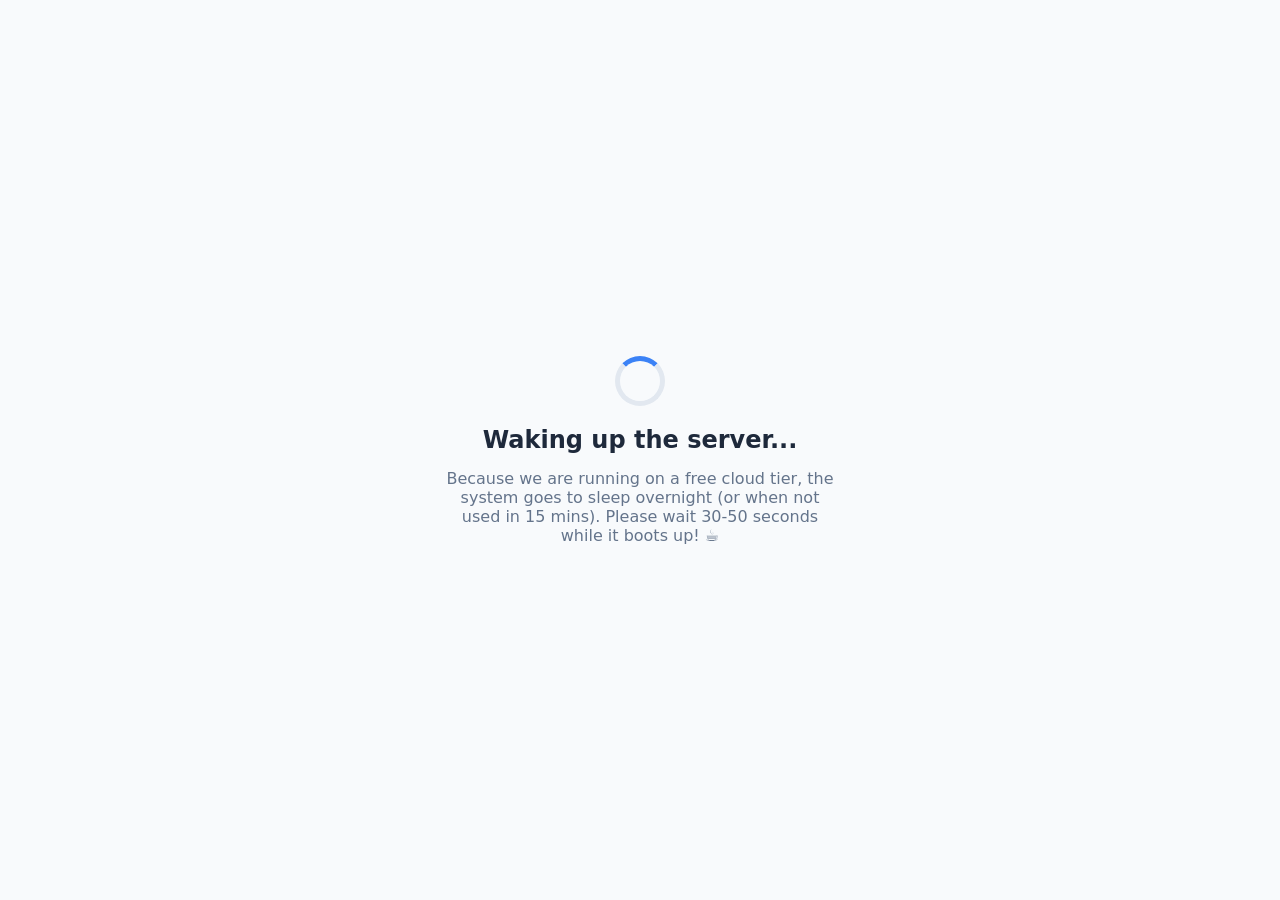
<file: frontend/index.html>
<!DOCTYPE html>
<html lang="en">
<head>
    <meta charset="UTF-8">
    <meta name="viewport" content="width=device-width, initial-scale=1.0, maximum-scale=1.0, user-scalable=no">
    <title>Shop Floor</title>
    <link rel="stylesheet" href="style.css">
    <style>
        h2 { margin-top: 30px; margin-bottom: 15px; color: var(--text-main); }
        .machine-grid { display: grid; grid-template-columns: 1fr 1fr 1fr; gap: 15px; }
        .machine-slot { background: var(--surface); border: 2px dashed var(--border); border-radius: 8px; padding: 15px; text-align: center; min-height: 120px; }
        .machine-title { font-weight: bold; font-size: 1rem; color: var(--text-muted); margin-bottom: 10px; }
        .occupied { border: 2px solid var(--primary); background: #EEF2FF; }
        .basket-sticker { background: white; border: 1px solid var(--primary); padding: 10px; border-radius: 6px; font-size: 0.85rem; box-shadow: 0 2px 4px rgba(0,0,0,0.1); margin-top: 10px; text-align: left; }
        .status-badge { padding: 4px 12px; border-radius: 20px; font-weight: 700; font-size: 0.75rem; display: inline-block; }
        .floor-card-layout { display: flex; justify-content: space-between; align-items: center; gap: 10px; }
        .action-group { display: flex; flex-wrap: wrap; gap: 8px; }

        .modal-overlay { position: fixed; top: 0; left: 0; width: 100%; height: 100%; background: rgba(0,0,0,0.5); display: none; justify-content: center; align-items: center; z-index: 2000; }
        .modal-box { background: white; padding: 25px; border-radius: 12px; width: 90%; max-width: 400px; box-shadow: 0 10px 25px rgba(0,0,0,0.2); }
        .checklist-row { display: flex; justify-content: space-between; padding: 12px 0; border-bottom: 1px solid var(--border); font-size: 1rem; align-items: center; }

        @media (max-width: 768px) {
            .machine-grid { grid-template-columns: 1fr; }
            .floor-card-layout { flex-direction: column; align-items: flex-start; }
            .action-group { margin-top: 10px; }
            .grid-2-col { display: flex; flex-direction: column; }
            .grid-2-col > div:last-child { order: -1; margin-bottom: 20px; } 
        }
    </style>
</head>
<body>
    <div id="startupOverlay" style="position: fixed; top: 0; left: 0; width: 100%; height: 100%; background: #F8FAFC; z-index: 9999; display: flex; flex-direction: column; justify-content: center; align-items: center; text-align: center; transition: opacity 0.5s ease;">
        <div style="width: 50px; height: 50px; border: 5px solid #E2E8F0; border-top-color: #3B82F6; border-radius: 50%; animation: spin 1s linear infinite;"></div>
        <h2 style="color: #1E293B; margin-top: 20px;">Waking up the server...</h2>
        <p style="color: #64748B; max-width: 400px;">Because we are running on a free cloud tier, the system goes to sleep overnight (or when not used in 15 mins). Please wait 30-50 seconds while it boots up! ☕</p>
    </div>
    <style>@keyframes spin { 100% { transform: rotate(360deg); } }</style>

    <nav class="navbar">
        <a href="index.html" class="nav-item active">🧺 Shop Floor</a>
        <a href="order.html" class="nav-item">➕ Drop-off</a>
        <a href="customer.html" class="nav-item">👤 Customers</a>
        <a href="owner.html" class="nav-item">🔒 Owner</a>
    </nav>

    <div class="container">
        <h1 class="page-title">Live Shop Floor</h1>

        <h2>Washing Machines</h2>
        <div class="machine-grid">
            <div id="washer-1" class="machine-slot"></div>
            <div id="washer-2" class="machine-slot"></div>
            <div id="washer-3" class="machine-slot"></div>
        </div>

        <h2>Dryers</h2>
        <div class="machine-grid">
            <div id="dryer-1" class="machine-slot"></div>
            <div id="dryer-2" class="machine-slot"></div>
            <div id="dryer-3" class="machine-slot"></div>
        </div>

        <div class="grid-2-col" style="margin-top: 30px;">
            <div>
                <h2 style="margin-top: 0; color: #3730A3;">🧺 Ready to Wash</h2>
                <div id="zone-dirty" style="display: flex; flex-direction: column; gap: 15px;"></div>
            </div>
            <div>
                <h2 style="margin-top: 0; color: #6B21A8;">👕 Folding Station</h2>
                <div id="zone-clean" style="display: flex; flex-direction: column; gap: 15px;"></div>
            </div>
        </div>
    </div>

    <div id="verifyModal" class="modal-overlay">
        <div class="modal-box">
            <h2 style="margin-top: 0; color: var(--primary);">QA Verification</h2>
            <p style="color: var(--text-muted); margin-bottom: 15px; font-size: 0.9rem;">Update counts as you fold. Order #<span id="modalOrderId"></span></p>
            
            <div id="modalChecklist" style="background: #F8FAFC; padding: 10px 15px; border-radius: 8px; border: 1px solid var(--border); margin-bottom: 20px;"></div>

            <div style="display: flex; gap: 10px;">
                <button class="btn" style="flex: 1; background: #64748B;" onclick="closeModal()">Close</button>
                <button id="modalConfirmBtn" class="btn" style="flex: 2; background: #10B981;" onclick="confirmBagging()">✅ Items Match (Bag It)</button>
            </div>
        </div>
    </div>

    <script>
        const API_URL = "https://laundry-ops-api.onrender.com";
        
        const CATEGORY_NAMES = {
            1: "Shirts / Tops", 2: "Pants / Bottoms", 3: "Undergarments",
            4: "Towels / Beddings", 5: "Others", 6: "Comforters"
        };

        let globalOrderCache = {};
        let activeLoadToBag = null;
        let activeOrderToBag = null;

        async function loadShopFloor() {
            // One request replaces the old N+2 pattern (1 customers + 1 orders + N tickets)
            const res = await fetch(`${API_URL}/shop-floor`);
            const data = await res.json();

            let dirtyZoneHTML = "";
            let cleanZoneHTML = "";
            let machines = { washer: {1: "", 2: "", 3: ""}, dryer: {1: "", 2: "", 3: ""} };

            data.orders.forEach((ticketData) => {
                const order = ticketData;
                globalOrderCache[order.order_id] = ticketData.items || [];

                const customerDetails = `${order.customer_name} <br> <span style="color:var(--text-muted); font-size:0.8rem;">📞 ${order.customer_number}</span>`;

                const dateObj = new Date(order.created_at + 'Z'); 
                const timeString = dateObj.toLocaleTimeString([], {hour: '2-digit', minute:'2-digit'});
                const dateString = dateObj.toLocaleDateString();
                const niceDate = `🕒 ${dateString} - ${timeString}`;
                
                const paymentHeaderBadge = ticketData.payment_status === 'PAID' 
                    ? `<span style="background: #D1FAE5; color: #065F46; padding: 2px 8px; border-radius: 12px; font-size: 0.75rem; font-weight: bold; white-space: nowrap;">✅ PAID</span>`
                    : `<span style="background: #FEE2E2; color: #991B1B; padding: 2px 8px; border-radius: 12px; font-size: 0.75rem; font-weight: bold; white-space: nowrap;">❌ UNPAID ₱${ticketData.total_price}</span>`;

                ticketData.baskets.forEach((basket, bIndex) => {
                    const loadNo = bIndex + 1;
                    const totalLoads = ticketData.baskets.length;
                    const loadText = `Load ${loadNo} of ${totalLoads}`;

                    // BULLETPROOF ALIGNMENT: Forces the Order ID and Pill to sit on the same line
                    const titleHeaderRow = `
                        <div style="display: flex; align-items: center; gap: 8px; margin-bottom: 6px; flex-wrap: wrap;">
                            <div style="font-size: 1.05rem; font-weight: bold; white-space: nowrap;">
                                Order #${order.order_id} <span style="font-weight:normal; color:var(--primary);">(${loadText})</span>
                            </div>
                            ${paymentHeaderBadge}
                        </div>
                    `;
                    
                    let stickerAction = "";
                    if (basket.status === 'WASHING') {
                        stickerAction = `
                            <div style="margin-top: 10px; font-size: 0.8rem; font-weight: bold; color: var(--text-muted); margin-bottom: 5px;">To Dryer:</div>
                            <div class="action-group" style="justify-content: flex-start;">
                                <button class="action-btn" onclick="moveBasket(this, ${basket.load_id}, 'DRYING', 1)">Dryer 1</button>
                                <button class="action-btn" onclick="moveBasket(this, ${basket.load_id}, 'DRYING', 2)">Dryer 2</button>
                                <button class="action-btn" onclick="moveBasket(this, ${basket.load_id}, 'DRYING', 3)">Dryer 3</button>
                            </div>
                        `;
                    } else if (basket.status === 'DRYING') {
                        stickerAction = `<div style="margin-top: 10px;"><button class="action-btn" onclick="moveBasket(this, ${basket.load_id}, 'FOLDING', null)">To Folding Station</button></div>`;
                    }

                    const stickerHTML = `
                        <div class="basket-sticker">
                            ${titleHeaderRow}
                            <div style="margin-top: 5px; margin-bottom: 5px;">${customerDetails}</div>
                            ${stickerAction}
                        </div>
                    `;

                    if (basket.status === 'WASHING' && basket.machine_no) {
                        machines.washer[basket.machine_no] = stickerHTML;
                    } 
                    else if (basket.status === 'DRYING' && basket.machine_no) {
                        machines.dryer[basket.machine_no] = stickerHTML;
                    }
                    else if (basket.status !== 'COMPLETED') { 
                        let floorActions = "";
                        let statusBadge = "";

                        if (basket.status === 'RECEIVED') {
                            statusBadge = `<span class="status-badge" style="background: #E0E7FF; color: #3730A3;">Wait: Wash</span>`;
                            floorActions = `
                                <div style="text-align: right;">
                                    <div style="font-size:0.8rem; font-weight:bold; color:var(--text-muted); margin-bottom: 5px;">Wash in:</div>
                                    <div class="action-group">
                                        <button class="action-btn" onclick="moveBasket(this, ${basket.load_id}, 'WASHING', 1)">W1</button>
                                        <button class="action-btn" onclick="moveBasket(this, ${basket.load_id}, 'WASHING', 2)">W2</button>
                                        <button class="action-btn" onclick="moveBasket(this, ${basket.load_id}, 'WASHING', 3)">W3</button>
                                    </div>
                                </div>
                            `;
                            
                            dirtyZoneHTML += `
                                <div class="card floor-card-layout" style="margin-bottom: 0;">
                                    <div>
                                        ${titleHeaderRow}
                                        <div style="margin-top: 4px; margin-bottom: 4px;">${statusBadge}</div>
                                        <div style="font-size: 0.8rem; color: #64748B; margin-bottom: 8px;">${niceDate}</div>
                                        <div>${customerDetails}</div>
                                    </div>
                                    ${floorActions}
                                </div>
                            `;
                        } else if (basket.status === 'FOLDING' || basket.status === 'BAGGED') {
                            if (basket.status === 'FOLDING') {
                                statusBadge = `<span class="status-badge" style="background: #F3E8FF; color: #6B21A8;">Folding</span>`;
                                floorActions = `<button class="action-btn" style="background: #8B5CF6; color: white;" onclick="openVerifyModal(${basket.load_id}, ${order.order_id})">🔍 QA & Bag</button>`;
                            } else {
                                statusBadge = `<span class="status-badge" style="background: #D1FAE5; color: #065F46;">Bagged (Ready)</span>`;
                                if (ticketData.payment_status === 'UNPAID') {
                                    floorActions = `<button class="action-btn" style="background: #EF4444; color: white; border-color: #EF4444;" onclick="batchFinishOrder(this, ${order.order_id}, false, ${ticketData.total_price})">💵 Collect ₱${ticketData.total_price}</button>`;
                                } else {
                                    floorActions = `<button class="action-btn" style="background: #10B981; color: white; border-color: #10B981;" onclick="batchFinishOrder(this, ${order.order_id}, true, 0)">✅ Release to Customer</button>`;
                                }
                            }
                            
                            cleanZoneHTML += `
                                <div class="card floor-card-layout" style="margin-bottom: 0;">
                                    <div>
                                        ${titleHeaderRow}
                                        <div style="margin-top: 4px; margin-bottom: 4px;">${statusBadge}</div>
                                        <div style="font-size: 0.8rem; color: #64748B; margin-bottom: 8px;">${niceDate}</div>
                                        <div>${customerDetails}</div>
                                    </div>
                                    ${floorActions}
                                </div>
                            `;
                        }
                    }
                });
            });

            for(let i=1; i<=3; i++) {
                let wSlot = document.getElementById(`washer-${i}`);
                if(machines.washer[i]) {
                    wSlot.className = "machine-slot occupied";
                    wSlot.innerHTML = `<div class="machine-title" style="color: var(--primary);">Washer ${i}</div>` + machines.washer[i];
                } else {
                    wSlot.className = "machine-slot";
                    wSlot.innerHTML = `<div class="machine-title">Washer ${i}</div><span style="color:#aaa">Empty</span>`;
                }

                let dSlot = document.getElementById(`dryer-${i}`);
                if(machines.dryer[i]) {
                    dSlot.className = "machine-slot occupied";
                    dSlot.innerHTML = `<div class="machine-title" style="color: var(--primary);">Dryer ${i}</div>` + machines.dryer[i];
                } else {
                    dSlot.className = "machine-slot";
                    dSlot.innerHTML = `<div class="machine-title">Dryer ${i}</div><span style="color:#aaa">Empty</span>`;
                }
            }

            document.getElementById("zone-dirty").innerHTML = dirtyZoneHTML;
            document.getElementById("zone-clean").innerHTML = cleanZoneHTML;
        }

        function openVerifyModal(loadId, orderId) {
            activeLoadToBag = loadId; 
            activeOrderToBag = orderId; 
            document.getElementById("modalOrderId").textContent = orderId;
            
            const items = globalOrderCache[orderId] || [];
            const checklistDiv = document.getElementById("modalChecklist");
            const buttonContainer = document.getElementById("modalChecklist").nextElementSibling;
            
            checklistDiv.innerHTML = "";

            if (items.length === 0) {
                checklistDiv.innerHTML = "<div style='color: var(--text-muted); text-align: center;'>No specific items tracked.</div>";
                buttonContainer.innerHTML = `
                    <button class="btn" style="flex: 1; background: #64748B;" onclick="closeModal()">Close</button>
                    <button id="modalConfirmBtn" class="btn" style="flex: 2; background: #10B981;" onclick="confirmBagging()">✅ Bag It</button>
                `;
            } else {
                items.forEach(item => {
                    const itemName = CATEGORY_NAMES[item.category_id] || "Unknown Item";
                    const targetCount = item.initial_count || item.count || 0; 
                    const currentCount = item.verified_count || 0;
                    
                    const isComplete = currentCount >= targetCount;
                    const textStyle = isComplete ? 'text-decoration: line-through; color: #10B981; font-weight: bold;' : '';

                    checklistDiv.innerHTML += `
                        <div class="checklist-row">
                            <span id="itemName_${item.category_id}" style="${textStyle}">${itemName}</span>
                            <div>
                                <input type="number" id="catInput_${item.category_id}" min="0" max="${targetCount}" 
                                       value="${currentCount}" 
                                       oninput="handleInstantInput(${orderId}, ${item.category_id}, this.value, ${targetCount})"
                                       style="width: 50px; text-align: center; padding: 5px; border: 1px solid var(--border); border-radius: 4px; font-weight: bold;">
                                <span style="color: var(--text-muted); font-weight: bold;"> / ${targetCount}</span>
                            </div>
                        </div>
                    `;
                });
                
                buttonContainer.innerHTML = `
                    <button class="btn" style="flex: 1; background: #64748B;" onclick="closeModal()">Close</button>
                    <button id="modalConfirmBtn" class="btn" style="flex: 2; background: #10B981;" onclick="confirmBagging()">✅ Items Match (Bag It)</button>
                `;
                
                evaluateQALock(orderId); 
            }

            document.getElementById("verifyModal").style.display = "flex";
        }

        function handleInstantInput(orderId, categoryId, newCount, targetCount) {
            const val = parseInt(newCount) || 0;

            fetch(`${API_URL}/orders/${orderId}/items/${categoryId}`, {
                method: "PATCH", headers: { "Content-Type": "application/json" },
                body: JSON.stringify({ verified_count: val })
            });

            const orderItems = globalOrderCache[orderId];
            const item = orderItems.find(i => i.category_id === categoryId);
            if (item) item.verified_count = val;

            const textSpan = document.getElementById(`itemName_${categoryId}`);
            if (val >= targetCount) {
                textSpan.style.textDecoration = "line-through";
                textSpan.style.color = "#10B981";
                textSpan.style.fontWeight = "bold";
            } else {
                textSpan.style.textDecoration = "none";
                textSpan.style.color = ""; 
                textSpan.style.fontWeight = "normal";
            }

            evaluateQALock(orderId);
        }

        function evaluateQALock(orderId) {
            const items = globalOrderCache[orderId] || [];
            const confirmBtn = document.getElementById("modalConfirmBtn");
            
            if (!confirmBtn) return; 

            let allVerified = true;
            items.forEach(item => {
                const target = item.initial_count || item.count || 0;
                const current = item.verified_count || 0;
                if (current < target) allVerified = false;
            });

            if (allVerified) {
                confirmBtn.disabled = false;
                confirmBtn.style.opacity = "1";
                confirmBtn.textContent = "✅ Items Match (Bag It)";
            } else {
                confirmBtn.disabled = true;
                confirmBtn.style.opacity = "0.5";
                confirmBtn.textContent = "🔒 Pending Verification";
            }
        }

        function closeModal() {
            document.getElementById("verifyModal").style.display = "none";
            activeLoadToBag = null;
        }

        async function confirmBagging() {
            if (!activeOrderToBag) return;
            const confirmBtn = document.getElementById("modalConfirmBtn");
            confirmBtn.textContent = "⏳ Bagging...";
            confirmBtn.disabled = true;
            confirmBtn.style.opacity = "0.6";

            try {
                await fetch(`${API_URL}/orders/${activeOrderToBag}/bag-all`, {
                    method: "PATCH", headers: { "Content-Type": "application/json" }
                });
                closeModal();
                loadShopFloor();
            } catch (error) {
                alert("Error bagging order.");
                confirmBtn.textContent = "✅ Items Match (Bag It)";
                confirmBtn.disabled = false;
                confirmBtn.style.opacity = "1";
            }
        }

        async function batchFinishOrder(btn, orderId, isPaid, price) {
            if (!isPaid) {
                const confirmed = confirm(`Collect ₱${price} from the customer to release this order?`);
                if (!confirmed) return;
            } else {
                const confirmed = confirm(`Release this order to the customer?`);
                if (!confirmed) return;
            }

            const originalText = btn.textContent;
            btn.disabled = true;
            btn.textContent = "⏳ Processing...";
            btn.style.opacity = "0.6";

            try {
                // complete-all handles payment update + marking loads COMPLETED in one call
                const body = isPaid ? {} : { payment_status: 'PAID' };
                await fetch(`${API_URL}/orders/${orderId}/complete-all`, {
                    method: "PATCH", headers: { "Content-Type": "application/json" },
                    body: JSON.stringify(body)
                });
                loadShopFloor();
            } catch (error) {
                alert("Error completing order.");
                btn.disabled = false;
                btn.textContent = originalText;
                btn.style.opacity = "1";
            }
        }

// RESTORED ERROR HANDLING!
        async function moveBasket(btn, loadId, newStatus, machineNo) {
            const originalText = btn.textContent;
            btn.disabled = true;
            btn.textContent = "⏳ Moving...";
            btn.style.opacity = "0.6";
            const bodyData = { status: newStatus };
            if (machineNo) bodyData.machine_no = machineNo;
            else bodyData.machine_no = null;

            try {
                const res = await fetch(`${API_URL}/loads/${loadId}/status`, {
                    method: "PATCH", headers: { "Content-Type": "application/json" },
                    body: JSON.stringify(bodyData)
                });
                
                if (!res.ok) {
                    const errorData = await res.json();
                    btn.disabled = false;
                    btn.textContent = originalText;
                    btn.style.opacity = "1";
                    alert(`⚠️ Error: ${errorData.detail}`);
                } else {
                    loadShopFloor();
                }
            } catch (error) {
                btn.disabled = false;
                btn.textContent = originalText;
                btn.style.opacity = "1";
                alert("Could not connect to the server.");
            }
        }

        function dismissOverlay() {
            const overlay = document.getElementById('startupOverlay');
            overlay.style.opacity = '0';
            setTimeout(() => { overlay.style.display = 'none'; }, 500);
        }

        async function wakeUpServer() {
            const overlay = document.getElementById('startupOverlay');

            // Only show the "waking up" overlay if the server doesn't respond within 1 second.
            // If the server is already warm, the overlay flashes for <1s and disappears.
            let overlayShown = false;
            const overlayTimer = setTimeout(() => {
                overlayShown = true;
                overlay.style.display = 'flex';
                overlay.style.opacity = '1';
            }, 1000);

            // Start the actual data load immediately — don't wait for /health first
            try {
                await loadShopFloor();
                clearTimeout(overlayTimer);
                dismissOverlay();
            } catch (e) {
                // Server is cold — keep showing overlay and retry via /health poll
                clearTimeout(overlayTimer);
                overlay.style.display = 'flex';
                overlay.style.opacity = '1';
                pollUntilAwake();
            }
        }

        async function pollUntilAwake() {
            try {
                const res = await fetch(`${API_URL}/health`);
                if (res.ok) {
                    await loadShopFloor();
                    dismissOverlay();
                } else {
                    setTimeout(pollUntilAwake, 3000);
                }
            } catch (e) {
                setTimeout(pollUntilAwake, 3000);
            }
        }

        wakeUpServer();
    </script>
</body>
</html>
</file>
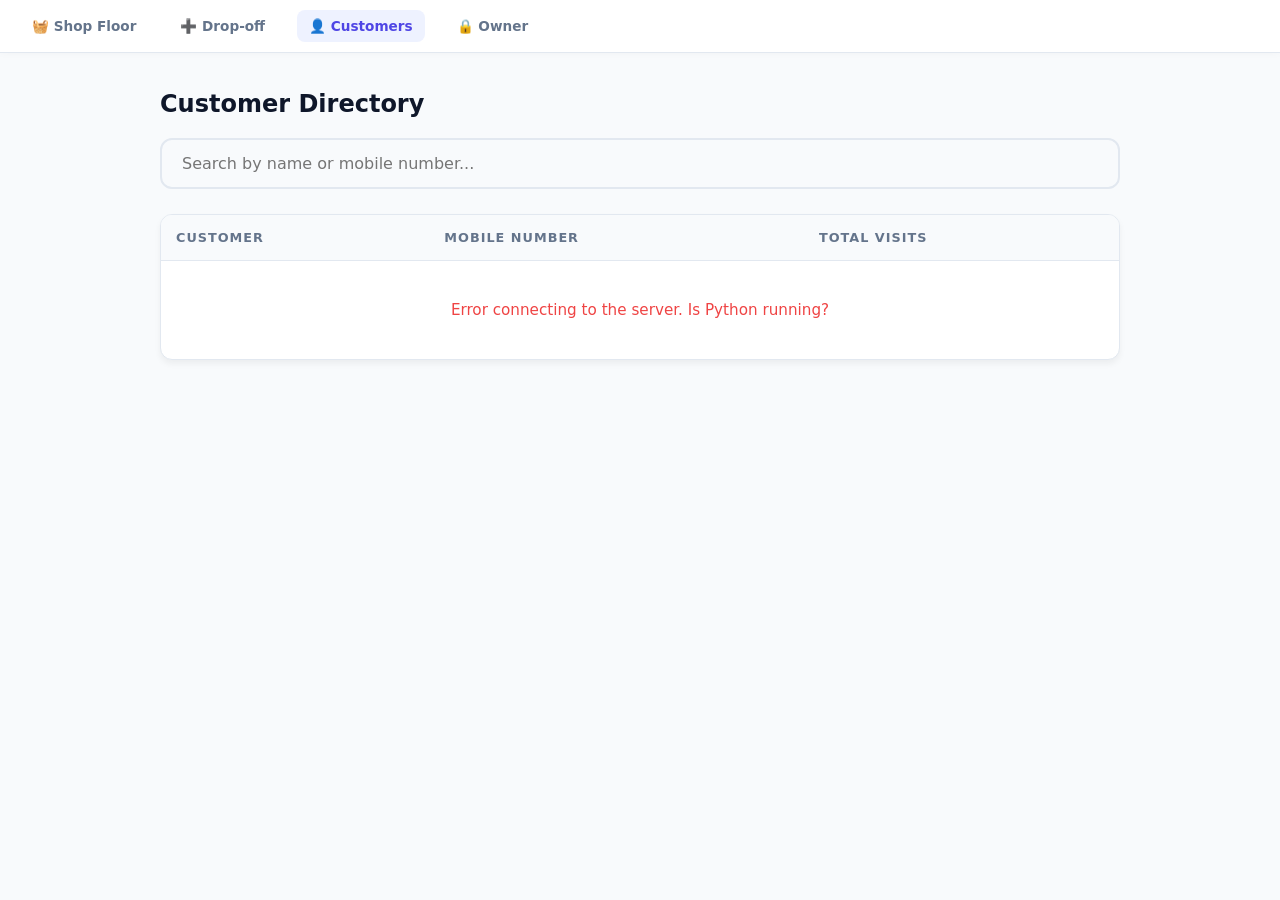
<file: frontend/customer.html>
<!DOCTYPE html>
<html lang="en">
<head>
    <meta charset="UTF-8">
    <meta name="viewport" content="width=device-width, initial-scale=1.0, maximum-scale=1.0, user-scalable=no">
    <title>Customer Directory | Laundry Hub</title>
    <link rel="stylesheet" href="style.css">
    <style>
        .container { max-width: 1000px !important; }
        
        /* Search Bar Styling */
        .search-container { margin-bottom: 25px; position: relative; }
        .search-bar {
            width: 100%; padding: 14px 20px; font-size: 1rem;
            border: 2px solid var(--border); border-radius: 12px;
            outline: none; transition: all 0.2s; box-sizing: border-box;
        }
        .search-bar:focus { border-color: var(--primary); box-shadow: 0 0 0 4px rgba(59, 130, 246, 0.1); }

        /* CRM Table Card */
        .crm-card {
            background: white; border-radius: 12px; border: 1px solid var(--border);
            box-shadow: 0 4px 6px rgba(0,0,0,0.05); overflow: hidden;
        }
        .crm-table { width: 100%; border-collapse: collapse; }
        .crm-table th { 
            background: #F8FAFC; padding: 15px; text-align: left; font-size: 0.8rem; 
            text-transform: uppercase; letter-spacing: 1px; color: var(--text-muted);
            border-bottom: 1px solid var(--border);
        }
        .crm-table td { padding: 15px; border-bottom: 1px solid var(--border); font-size: 0.95rem; }
        .crm-table tr:last-child td { border-bottom: none; }
        .crm-table tr:hover { background: #F1F5F9; cursor: pointer; }

        /* Profile Modal */
        .modal-overlay {
            position: fixed; top: 0; left: 0; width: 100%; height: 100%;
            background: rgba(0,0,0,0.5); display: none; justify-content: center; align-items: center; z-index: 2000;
        }
        .modal-box {
            background: white; padding: 25px; border-radius: 16px; width: 90%; max-width: 400px;
            box-shadow: 0 20px 25px -5px rgba(0,0,0,0.1); max-height: 85vh; display: flex; flex-direction: column;
        }
        .history-container { overflow-y: auto; flex-grow: 1; margin: 15px 0; padding-right: 5px; }
        .history-row {
            display: flex; justify-content: space-between; align-items: center;
            padding: 12px; background: #F8FAFC; border-radius: 8px; margin-bottom: 8px; border: 1px solid var(--border);
        }
    </style>
</head>
<body>

    <nav class="navbar">
        <a href="index.html" class="nav-item">🧺 Shop Floor</a>
        <a href="order.html" class="nav-item">➕ Drop-off</a>
        <a href="customer.html" class="nav-item active">👤 Customers</a>
        <a href="owner.html" class="nav-item">🔒 Owner</a>
    </nav>

    <div class="container">
        <h1 class="page-title">Customer Directory</h1>
        
        <div class="search-container">
            <input type="text" id="crmSearch" class="search-bar" placeholder="Search by name or mobile number..." onkeyup="doSearch()">
        </div>

        <div class="crm-card" style="overflow-x: auto;">
            <table class="crm-table">
                <thead>
                    <tr>
                        <th>Customer</th>
                        <th>Mobile Number</th>
                        <th>Total Visits</th>
                    </tr>
                </thead>
                <tbody id="crmBody">
                    <tr><td colspan="3" style="text-align:center; padding: 40px; color: #94A3B8;">Gathering records...</td></tr>
                </tbody>
            </table>
        </div>
    </div>

    <div id="customerModal" class="modal-overlay">
        <div class="modal-box">
            <div id="modalHeader">
                <h2 style="margin: 0; color: var(--text-main);" id="pName"></h2>
                <p style="margin: 5px 0 0 0; color: var(--text-muted); font-size: 0.9rem;" id="pPhone"></p>
            </div>

            <div style="display: flex; gap: 10px; margin-top: 20px;">
                <div style="flex: 1; background: #F0F9FF; padding: 15px; border-radius: 10px; text-align: center;">
                    <div style="font-size: 0.75rem; font-weight: bold; color: #0369A1; text-transform: uppercase;">Total Visits</div>
                    <div style="font-size: 1.5rem; font-weight: bold; color: var(--text-main);" id="pVisits">0</div>
                </div>
                <div style="flex: 1; background: #FEF2F2; padding: 15px; border-radius: 10px; text-align: center;">
                    <div style="font-size: 0.75rem; font-weight: bold; color: #B91C1C; text-transform: uppercase;">Unpaid Orders</div>
                    <div style="font-size: 1.5rem; font-weight: bold; color: #B91C1C;" id="pUnpaid">0</div>
                </div>
            </div>

            <h4 style="margin: 20px 0 10px 0; font-size: 0.85rem; text-transform: uppercase; color: var(--text-muted);">Recent Orders</h4>
            <div class="history-container" id="pHistory"></div>

            <button class="btn" style="background: #64748B; width: 100%;" onclick="closeModal()">Close</button>
        </div>
    </div>

    <script>
        const API_URL = "https://laundry-ops-api.onrender.com";
        let masterData = [];

        async function initCRM() {
            try {
                // Single request replaces GET /customers + GET /orders + N ticket fetches
                const res = await fetch(`${API_URL}/customers/summary`);
                const data = await res.json();
                // Already sorted alphabetically by the backend
                masterData = data.customers;
                renderCRM(masterData);
            } catch (e) {
                document.getElementById('crmBody').innerHTML = '<tr><td colspan="3" style="text-align:center; padding: 40px; color: #EF4444;">Error connecting to the server. Is Python running?</td></tr>';
            }
        }

        function renderCRM(list) {
            const body = document.getElementById('crmBody');
            
            if(list.length === 0) {
                body.innerHTML = '<tr><td colspan="3" style="text-align:center; padding: 40px; color: #94A3B8;">No customers found.</td></tr>';
                return;
            }

            body.innerHTML = list.map(c => `
                <tr onclick="viewCustomer(${c.id})">
                    <td style="font-weight: 600; color: var(--text-main);">${c.name}</td>
                    <td style="color: #64748B;">${c.phone}</td>
                    <td style="color: var(--text-main); font-weight: bold;">${c.visits}</td>
                </tr>
            `).join('');
        }

        function doSearch() {
            const q = document.getElementById('crmSearch').value.toLowerCase();
            const filtered = masterData.filter(c => c.name.toLowerCase().includes(q) || c.phone.includes(q));
            renderCRM(filtered);
        }

        function viewCustomer(id) {
            const c = masterData.find(x => x.id === id);
            
            document.getElementById('pName').textContent = c.name;
            document.getElementById('pPhone').textContent = "📞 " + c.phone;
            document.getElementById('pVisits').textContent = c.visits;
            document.getElementById('pUnpaid').textContent = c.unpaidCount;
            
            // History no longer shows prices
            const historyHTML = c.history.reverse().map(h => `
                <div class="history-row">
                    <div style="font-weight: bold; font-size: 0.95rem; color: var(--text-main);">Order #${h.id}</div>
                    <div style="font-size: 0.8rem; font-weight: bold; padding: 4px 10px; border-radius: 12px; background: ${h.status === 'PAID' ? '#D1FAE5' : '#FEE2E2'}; color: ${h.status === 'PAID' ? '#065F46' : '#991B1B'}">
                        ${h.status}
                    </div>
                </div>
            `).join('');
            
            document.getElementById('pHistory').innerHTML = historyHTML || "<div style='text-align:center; color: var(--text-muted); padding: 10px;'>No orders yet.</div>";

            document.getElementById('customerModal').style.display = 'flex';
        }

        function closeModal() { document.getElementById('customerModal').style.display = 'none'; }

        initCRM();
    </script>
</body>
</html>
</file>
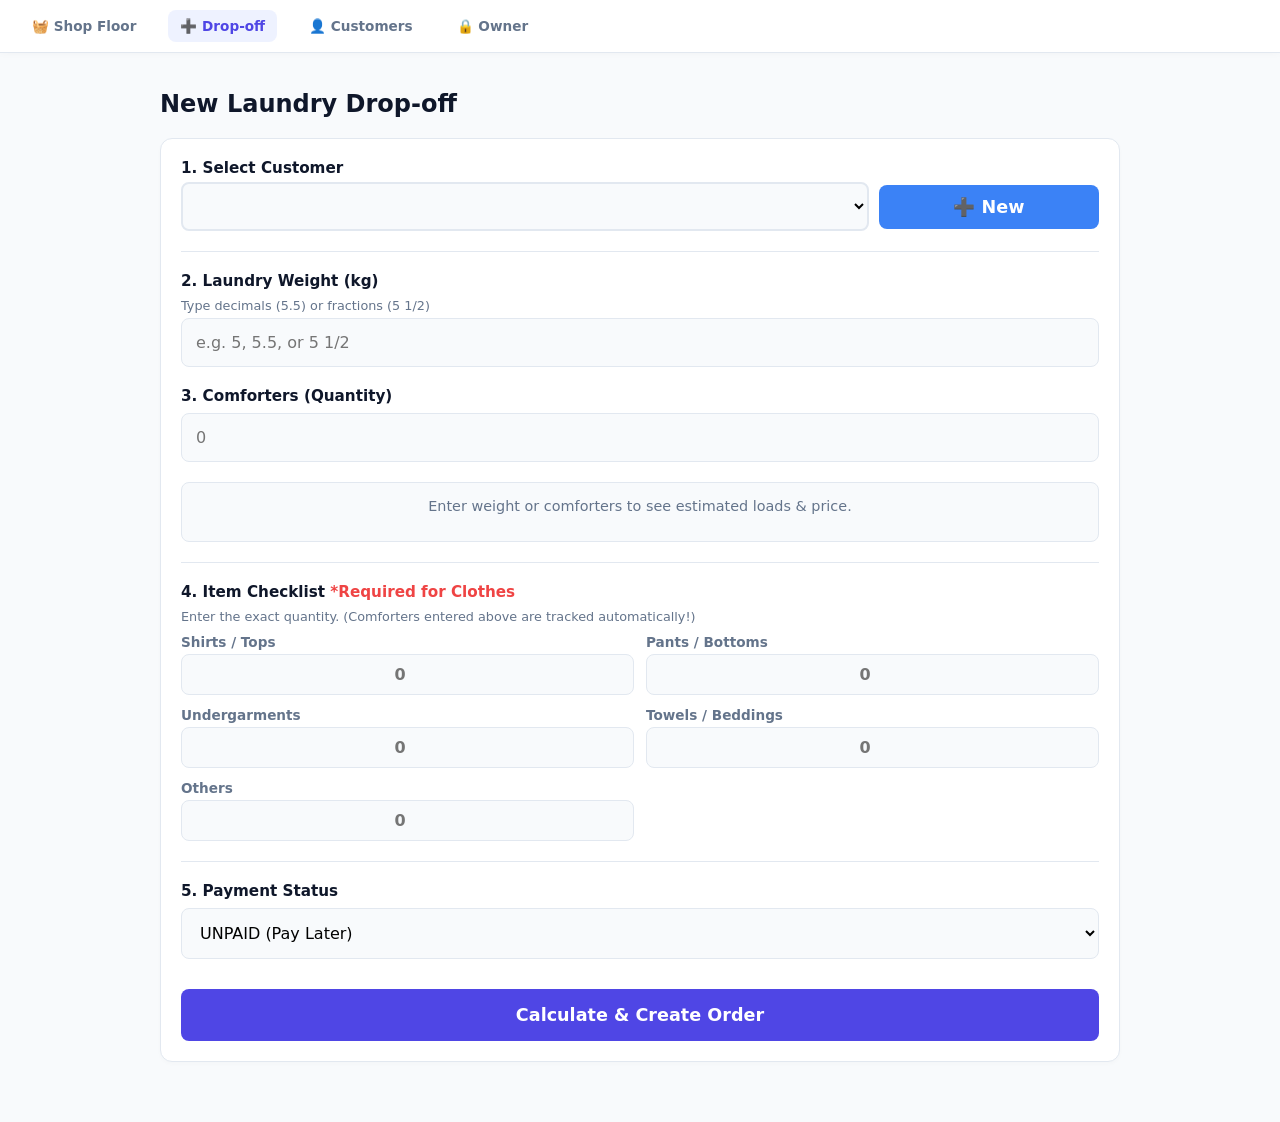
<file: frontend/order.html>
<!DOCTYPE html>
<html lang="en">
<head>
    <meta charset="UTF-8">
    <meta name="viewport" content="width=device-width, initial-scale=1.0, maximum-scale=1.0, user-scalable=no">
    <title>New Drop-off | Laundry Hub</title>
    <link rel="stylesheet" href="style.css">
    <style>
        .summary-box {
            background: #F0FDF4; border: 2px solid #22C55E;
            border-radius: 8px; padding: 20px; text-align: center;
            margin-top: 20px; display: none; 
        }
        .summary-price {
            font-size: 2.5rem; font-weight: bold; color: #15803D; margin: 10px 0;
        }
        .visualizer-container {
            margin-top: 20px; padding: 15px; background: #F8FAFC;
            border: 1px solid var(--border); border-radius: 8px; min-height: 60px;
        }
        .basket-bar-bg {
            width: 100%; height: 12px; background: #E2E8F0;
            border-radius: 6px; overflow: hidden; margin-top: 4px; margin-bottom: 12px;
        }
        .basket-bar-fill { height: 100%; background: var(--primary); transition: width 0.3s ease; }
        .basket-bar-fill.comforter { background: #8B5CF6; }
        
        .item-grid {
            display: grid;
            grid-template-columns: 1fr 1fr; 
            gap: 12px;
        }
        .item-input label {
            font-size: 0.85rem; color: var(--text-muted); margin-bottom: 4px;
        }
        .item-input input {
            padding: 10px; text-align: center; font-weight: bold;
        }

        /* Modal Styles for New Customer */
        .modal-overlay {
            position: fixed; top: 0; left: 0; width: 100%; height: 100%;
            background: rgba(0,0,0,0.5); display: none; justify-content: center; align-items: center; z-index: 2000;
        }
        .modal-box {
            background: white; padding: 25px; border-radius: 12px; width: 90%; max-width: 400px;
            box-shadow: 0 10px 25px rgba(0,0,0,0.2);
        }
    </style>
</head>
<body>

    <nav class="navbar">
        <a href="index.html" class="nav-item">🧺 Shop Floor</a>
        <a href="order.html" class="nav-item active">➕ Drop-off</a>
        <a href="customer.html" class="nav-item">👤 Customers</a>
        <a href="owner.html" class="nav-item">🔒 Owner</a>
    </nav>

    <div class="container">
        <h1 class="page-title">New Laundry Drop-off</h1>

        <div class="card" id="orderFormCard">
            
                <div class="form-group">
                    <label style="font-weight: bold; margin-bottom: 5px; display: block; color: var(--text-main);">1. Select Customer</label>
                    <div style="display: flex; gap: 10px; align-items: center;">
                        <select id="orderCustomer" style="flex: 3; padding: 12px; border: 2px solid var(--border); border-radius: 8px; font-size: 1rem; outline: none;">
                            <option value="" disabled selected>Loading customers...</option>
                        </select>
                        <button type="button" class="btn" style="flex: 1; background: #3B82F6; padding: 12px 0; margin: 0; white-space: nowrap;" onclick="openNewCustomerModal()">➕ New</button>
                    </div>
                </div>

            <hr style="border: 0; border-top: 1px solid var(--border); margin: 20px 0;">

            <div class="form-group">
                <label>2. Laundry Weight (kg)</label>
                <div style="font-size: 0.8rem; color: var(--text-muted); margin-bottom: 5px;">Type decimals (5.5) or fractions (5 1/2)</div>
                <input type="text" id="orderWeight" placeholder="e.g. 5, 5.5, or 5 1/2" oninput="updateEstimator()">
                <div id="parsedWeightDisplay" style="font-size: 0.8rem; color: var(--primary); font-weight: bold; margin-top: 5px; display: none;"></div>
            </div>

            <div class="form-group">
                <label>3. Comforters (Quantity)</label>
                <input type="number" id="orderComforters" placeholder="0" oninput="updateEstimator()">
            </div>

            <div id="loadVisualizer" class="visualizer-container">
                <div style="text-align:center; color:var(--text-muted); font-size:0.9rem;">Enter weight or comforters to see estimated loads & price.</div>
            </div>

            <hr style="border: 0; border-top: 1px solid var(--border); margin: 20px 0;">

            <div class="form-group">
                <label>4. Item Checklist <span style="color: var(--danger);">*Required for Clothes</span></label>
                <div style="font-size: 0.8rem; color: var(--text-muted); margin-bottom: 10px;">Enter the exact quantity. (Comforters entered above are tracked automatically!)</div>
                
                <div class="item-grid">
                    <div class="item-input">
                        <label>Shirts / Tops</label>
                        <input type="number" id="cat_1" placeholder="0" min="0">
                    </div>
                    <div class="item-input">
                        <label>Pants / Bottoms</label>
                        <input type="number" id="cat_2" placeholder="0" min="0">
                    </div>
                    <div class="item-input">
                        <label>Undergarments</label>
                        <input type="number" id="cat_3" placeholder="0" min="0">
                    </div>
                    <div class="item-input">
                        <label>Towels / Beddings</label>
                        <input type="number" id="cat_4" placeholder="0" min="0">
                    </div>
                    <div class="item-input">
                        <label>Others</label>
                        <input type="number" id="cat_5" placeholder="0" min="0">
                    </div>
                </div>
            </div>

            <hr style="border: 0; border-top: 1px solid var(--border); margin: 20px 0;">

            <div class="form-group" style="margin-top: 20px;">
                <label>5. Payment Status</label>
                <select id="orderPayment">
                    <option value="UNPAID" selected>UNPAID (Pay Later)</option>
                    <option value="PAID">PAID (Paid Now)</option>
                </select>
            </div>

            <button type="button" id="submitBtn" class="btn" style="margin-top: 30px;" onclick="createOrder(event)">Calculate & Create Order</button>
        </div>

        <div class="summary-box" id="successReceipt">
            <h2 style="color: #15803D; margin-top: 0;">✅ Order Created!</h2>
            <p style="color: var(--text-muted); font-size: 1.1rem;">Total due from customer:</p>
            <div class="summary-price">₱<span id="receiptPrice">0</span></div>
            <p style="font-size: 1.1rem; font-weight: bold;">Total Size: <span id="receiptLoads" style="color: var(--primary);">0</span> Baskets</p>
            <button type="button" class="btn" style="margin-top: 20px;" onclick="resetForm()">Start Another Drop-off</button>
        </div>

    </div>

    <div id="newCustomerModal" class="modal-overlay">
        <div class="modal-box">
            <h2 style="margin-top: 0; color: var(--primary);">New Customer</h2>
            
            <label style="font-weight: bold; font-size: 0.9rem;">Full Name</label>
            <input type="text" id="newCustName" placeholder="e.g. Juan Dela Cruz" style="width: 100%; padding: 10px; margin-top: 5px; margin-bottom: 15px; border: 1px solid var(--border); border-radius: 6px; box-sizing: border-box;">
            
            <label style="font-weight: bold; font-size: 0.9rem;">Phone Number</label>
            <input type="text" id="newCustPhone" placeholder="e.g. 09171234567" style="width: 100%; padding: 10px; margin-top: 5px; margin-bottom: 20px; border: 1px solid var(--border); border-radius: 6px; box-sizing: border-box;">
            
            <div style="display: flex; gap: 10px;">
                <button type="button" class="btn" style="flex: 1; background: #64748B;" onclick="closeNewCustomerModal()">Cancel</button>
                <button type="button" id="saveCustBtn" class="btn" style="flex: 1; background: #10B981;" onclick="saveNewCustomer()">Save Customer</button>
            </div>
        </div>
    </div>

    <script>
        const API_URL = "https://laundry-ops-api.onrender.com";

        // --- NEW CUSTOMER MODAL LOGIC ---
        function openNewCustomerModal() {
            document.getElementById('newCustomerModal').style.display = 'flex';
        }

        function closeNewCustomerModal() {
            document.getElementById('newCustomerModal').style.display = 'none';
        }

        async function saveNewCustomer() {
            const name = document.getElementById('newCustName').value.trim();
            const phone = document.getElementById('newCustPhone').value.trim();
            const btn = document.getElementById('saveCustBtn');

            if(!name || !phone) return alert("Please fill in both name and phone number.");

            btn.textContent = "Saving...";
            btn.disabled = true;

            try {
                const res = await fetch(`${API_URL}/customers`, {
                    method: 'POST',
                    headers: { 'Content-Type': 'application/json' },
                    body: JSON.stringify({ cust_name: name, number: phone })
                });
                
                if(res.ok) {
                    const data = await res.json();
                    await loadDropdown(); 
                    document.getElementById('orderCustomer').value = data.customer_id;
                    closeNewCustomerModal();
                    document.getElementById('newCustName').value = "";
                    document.getElementById('newCustPhone').value = "";
                } else {
                    alert("Failed to save customer.");
                }
            } catch (e) {
                alert("Error connecting to server.");
            } finally {
                btn.textContent = "Save Customer";
                btn.disabled = false;
            }
        }

        // --- INDESTRUCTIBLE FRACTION TRANSLATOR ---
        function parseWeight(inputStr) {
            try {
                if (!inputStr) return 0;
                let cleaned = inputStr.replace(/[^0-9\s\/.]/g, '').trim();
                if (!cleaned) return 0;
                cleaned = cleaned.replace(/(\d+)\s+(\d+\/\d+)/g, '$1+$2');
                let val = Function('"use strict";return (' + cleaned + ')')();
                return val || 0;
            } catch (e) {
                return 0; 
            }
        }

        function getLoadPrice(weight) {
            if (weight <= 0) return 0;
            if (weight <= 6.0) return 170;
            if (weight <= 6.25) return 175;
            if (weight <= 6.50) return 180;
            if (weight <= 6.75) return 185;
            if (weight <= 7.00) return 190;
            if (weight <= 7.25) return 200; 
            if (weight <= 7.50) return 205;
            if (weight <= 7.75) return 210;
            if (weight <= 8.00) return 220;
            if (weight <= 8.25) return 225; 
            return 235; 
        }

        async function loadDropdown() {
            try {
                const res = await fetch(`${API_URL}/customers`);
                const data = await res.json();
                const select = document.getElementById("orderCustomer");
                select.innerHTML = '<option value="" disabled selected>-- Select a Customer --</option>'; 
                data.customers.forEach(c => {
                    const opt = document.createElement("option");
                    opt.value = c.customer_id;
                    opt.textContent = `${c.customer_name} (${c.number})`;
                    select.appendChild(opt);
                });
            } catch (error) {
                document.getElementById("orderCustomer").innerHTML = '<option value="" disabled>Error loading customers</option>';
            }
        }

        function updateEstimator() {
            const rawWeightStr = document.getElementById("orderWeight").value;
            const weight = parseWeight(rawWeightStr); 
            const comforters = parseInt(document.getElementById("orderComforters").value) || 0;
            const container = document.getElementById("loadVisualizer");
            const parsedDisplay = document.getElementById("parsedWeightDisplay");

            if (rawWeightStr.includes('/')) {
                parsedDisplay.style.display = "block";
                parsedDisplay.textContent = `Translates to: ${weight.toFixed(2)} kg`;
            } else {
                parsedDisplay.style.display = "none";
            }

            if (weight === 0 && comforters === 0) {
                container.innerHTML = `<div style="text-align:center; color:var(--text-muted); font-size:0.9rem;">Enter weight or comforters to see estimated loads & price.</div>`;
                return;
            }

            let html = '<strong style="font-size:0.95rem; margin-bottom:12px; display:block; color:var(--primary);">Estimated Machine Loads:</strong>';
            let loadCount = 1;
            let estimatedTotal = 0;

            if (weight > 0) {
                const clothesLoads = Math.ceil(weight / 8.5);
                const weightPerLoad = weight / clothesLoads;
                const pricePerLoad = getLoadPrice(weightPerLoad);
                
                estimatedTotal += (pricePerLoad * clothesLoads);

                for (let i = 1; i <= clothesLoads; i++) {
                    let fillPercent = (weightPerLoad / 8.5) * 100;
                    
                    let fraction = "Full";
                    if (fillPercent <= 30) fraction = "~1/4 Full";
                    else if (fillPercent <= 55) fraction = "~1/2 Full";
                    else if (fillPercent <= 80) fraction = "~3/4 Full";
                    else fraction = "Almost Full";

                    if (fillPercent >= 98) fraction = "Full";

                    let label = `${fraction} (${weightPerLoad.toFixed(2)} kg)`;

                    html += `
                        <div style="font-size:0.85rem; display:flex; justify-content:space-between; margin-bottom: 2px;">
                            <strong>Load ${loadCount} (Clothes)</strong>
                            <span style="color:var(--text-muted);">${label}</span>
                        </div>
                        <div class="basket-bar-bg"><div class="basket-bar-fill" style="width: ${fillPercent}%;"></div></div>
                    `;
                    loadCount++;
                }
            }

            if (comforters > 0) {
                estimatedTotal += (comforters * 210); 
                for (let i = 1; i <= comforters; i++) {
                    html += `
                        <div style="font-size:0.85rem; display:flex; justify-content:space-between; margin-bottom: 2px;">
                            <strong>Load ${loadCount} (Comforter)</strong>
                            <span style="color:var(--text-muted);">1 Full Machine</span>
                        </div>
                        <div class="basket-bar-bg"><div class="basket-bar-fill comforter" style="width: 100%;"></div></div>
                    `;
                    loadCount++;
                }
            }

            html += `
                <div style="margin-top: 15px; border-top: 1px dashed var(--border); padding-top: 10px; text-align: right; font-size: 1.2rem;">
                    <strong>Est. Total: <span style="color: #15803D;">₱${estimatedTotal}</span></strong>
                </div>
            `;

            container.innerHTML = html;
        }

        async function createOrder(event) {
            if (event) event.preventDefault(); 

            const custId = document.getElementById("orderCustomer").value;
            const weight = parseWeight(document.getElementById("orderWeight").value);
            const comforters = parseInt(document.getElementById("orderComforters").value) || 0;
            const payment = document.getElementById("orderPayment").value;
            const btn = document.getElementById("submitBtn");

            if (!custId) return alert("Please select a customer!");
            if (weight === 0 && comforters === 0) return alert("Please enter either a weight or a comforter count!");

            const itemsToSubmit = [];
            
            const categories = [
                { id: 1, element: 'cat_1' },
                { id: 2, element: 'cat_2' },
                { id: 3, element: 'cat_3' },
                { id: 4, element: 'cat_4' },
                { id: 5, element: 'cat_5' }
            ];

            let totalItemsCount = 0;
            categories.forEach(cat => {
                const val = parseInt(document.getElementById(cat.element).value) || 0;
                if (val > 0) {
                    itemsToSubmit.push({ category_id: cat.id, initial_count: val });
                    totalItemsCount += val;
                }
            });

            if (comforters > 0) {
                itemsToSubmit.push({ category_id: 6, initial_count: comforters });
            }

            if (weight > 0 && totalItemsCount === 0) {
                return alert("Since you entered clothes weight, you must fill out the Item Checklist!");
            }

            btn.textContent = "Processing...";
            btn.disabled = true;

            try {
                const res = await fetch(`${API_URL}/orders`, {
                    method: "POST",
                    headers: { "Content-Type": "application/json" },
                    body: JSON.stringify({
                        customer_id: parseInt(custId),
                        weight_kg: weight,
                        comforter_count: comforters,
                        payment_status: payment
                    })
                });

                if (res.ok) {
                    const data = await res.json();
                    const newOrderId = data.order_id; 

                    for (const item of itemsToSubmit) {
                        await fetch(`${API_URL}/order-items`, {
                            method: "POST",
                            headers: { "Content-Type": "application/json" },
                            body: JSON.stringify({
                                order_id: newOrderId,
                                category_id: item.category_id,
                                initial_count: item.initial_count
                            })
                        });
                    }
                    
                    btn.textContent = "✅ Order Created!";
                    btn.style.backgroundColor = "#10B981"; 
                    
                    // INSTANT SUCCESS TRANSITION
                    document.getElementById("orderFormCard").style.display = "none";
                    document.getElementById("successReceipt").style.display = "block";
                    
                    document.getElementById("receiptPrice").textContent = data.total_price;
                    document.getElementById("receiptLoads").textContent = data.calculated_loads;
                    
                    btn.textContent = "Calculate & Create Order";
                    btn.style.backgroundColor = "var(--primary)";
                    btn.disabled = false;
                    
                } else {
                    const errorData = await res.json();
                    alert(`Error: ${errorData.detail}`);
                    btn.textContent = "Calculate & Create Order";
                    btn.disabled = false;
                }
            } catch (error) {
                alert("Could not connect to the API.");
                btn.textContent = "Calculate & Create Order";
                btn.disabled = false;
            }
        }

        function resetForm() {
            document.getElementById("orderWeight").value = "";
            document.getElementById("orderComforters").value = "";
            document.getElementById("orderCustomer").value = "";
            document.getElementById("orderPayment").value = "UNPAID";
            
            document.getElementById("cat_1").value = "";
            document.getElementById("cat_2").value = "";
            document.getElementById("cat_3").value = "";
            document.getElementById("cat_4").value = "";
            document.getElementById("cat_5").value = "";
            
            updateEstimator();
            document.getElementById("parsedWeightDisplay").style.display = "none";
            document.getElementById("successReceipt").style.display = "none";
            document.getElementById("orderFormCard").style.display = "block";
        }

        loadDropdown();
    </script>
</body>
</html>
</file>
<file: frontend/style.css>
/* --- UNIVERSAL VARIABLES (The Theme) --- */
:root {
    --primary: #4F46E5;       /* Clean Indigo */
    --primary-hover: #4338CA;
    --background: #F8FAFC;    /* Very light gray/blue */
    --surface: #FFFFFF;       /* Pure white cards */
    --text-main: #0F172A;
    --text-muted: #64748B;
    --border: #E2E8F0;
    --danger: #EF4444;        /* Red for alerts */
    --success: #10B981;       /* Green for completed */
}

/* --- BASE SETUP --- */
* {
    box-sizing: border-box;
    margin: 0;
    padding: 0;
    font-family: system-ui, -apple-system, sans-serif;
}

body {
    background-color: var(--background);
    color: var(--text-main);
    /* Extra padding at bottom so mobile users can scroll past the bottom nav bar */
    padding-bottom: 80px; 
}

/* --- THE NAVIGATION BAR (Mobile First: Bottom) --- */
.navbar {
    position: fixed;
    bottom: 0;
    left: 0;
    width: 100%;
    background-color: var(--surface);
    border-top: 1px solid var(--border);
    display: flex;
    justify-content: space-around;
    padding: 10px 0;
    z-index: 1000;
    box-shadow: 0 -2px 10px rgba(0,0,0,0.05);
}

.nav-item {
    text-decoration: none;
    color: var(--text-muted);
    font-size: 0.85rem;
    font-weight: 600;
    text-align: center;
    padding: 8px 12px;
    border-radius: 8px;
    transition: all 0.2s;
}

.nav-item.active {
    color: var(--primary);
    background-color: #EEF2FF;
}

/* --- CONTAINERS & CARDS --- */
.container {
    padding: 20px;
    max-width: 1000px;
    margin: 0 auto;
}

.page-title {
    font-size: 1.5rem;
    margin-bottom: 20px;
    color: var(--text-main);
}

.card {
    background-color: var(--surface);
    border-radius: 12px;
    padding: 20px;
    border: 1px solid var(--border);
    box-shadow: 0 2px 4px rgba(0,0,0,0.02);
    margin-bottom: 20px;
}

/* --- INPUTS & BUTTONS (Touch Friendly!) --- */
.form-group {
    margin-bottom: 20px;
}

label {
    display: block;
    margin-bottom: 8px;
    font-weight: 600;
    font-size: 0.95rem;
}

input, select {
    width: 100%;
    padding: 14px; /* Big padding for thumbs */
    font-size: 1rem;
    border: 1px solid var(--border);
    border-radius: 8px;
    background-color: var(--background);
}

input:focus, select:focus {
    outline: 2px solid var(--primary);
    background-color: var(--surface);
}

.btn {
    display: block;
    width: 100%;
    padding: 16px;
    font-size: 1.1rem;
    font-weight: bold;
    color: white;
    background-color: var(--primary);
    border: none;
    border-radius: 8px;
    cursor: pointer;
    text-align: center;
}

.btn:active {
    transform: scale(0.98);
}

/* --- TABLET MAGIC (Responsive Design) --- */
/* If the screen is wider than 768px (Tablets & Laptops), change the layout! */
@media (min-width: 768px) {
    body {
        padding-bottom: 20px; /* Remove mobile bottom padding */
        padding-top: 70px;    /* Add top padding for top nav bar */
    }

    /* Move Navigation to the TOP */
    .navbar {
        bottom: auto;
        top: 0;
        border-top: none;
        border-bottom: 1px solid var(--border);
        justify-content: flex-start;
        padding: 10px 20px;
        gap: 20px;
    }

    /* Make cards sit side-by-side instead of stacked */
    .grid-2-col {
        display: grid;
        grid-template-columns: 1fr 1fr;
        gap: 20px;
    }
}

/* Small, clean buttons for the Shop Floor */
.action-btn {
    background-color: #EEF2FF;
    color: var(--primary);
    border: 1px solid var(--primary);
    padding: 8px 16px;
    border-radius: 6px;
    font-weight: bold;
    font-size: 0.9rem;
    cursor: pointer;
    transition: all 0.2s;
    margin-right: 5px;
    margin-top: 8px;
}

.action-btn:hover, .action-btn:active {
    background-color: var(--primary);
    color: white;
}
</file>
